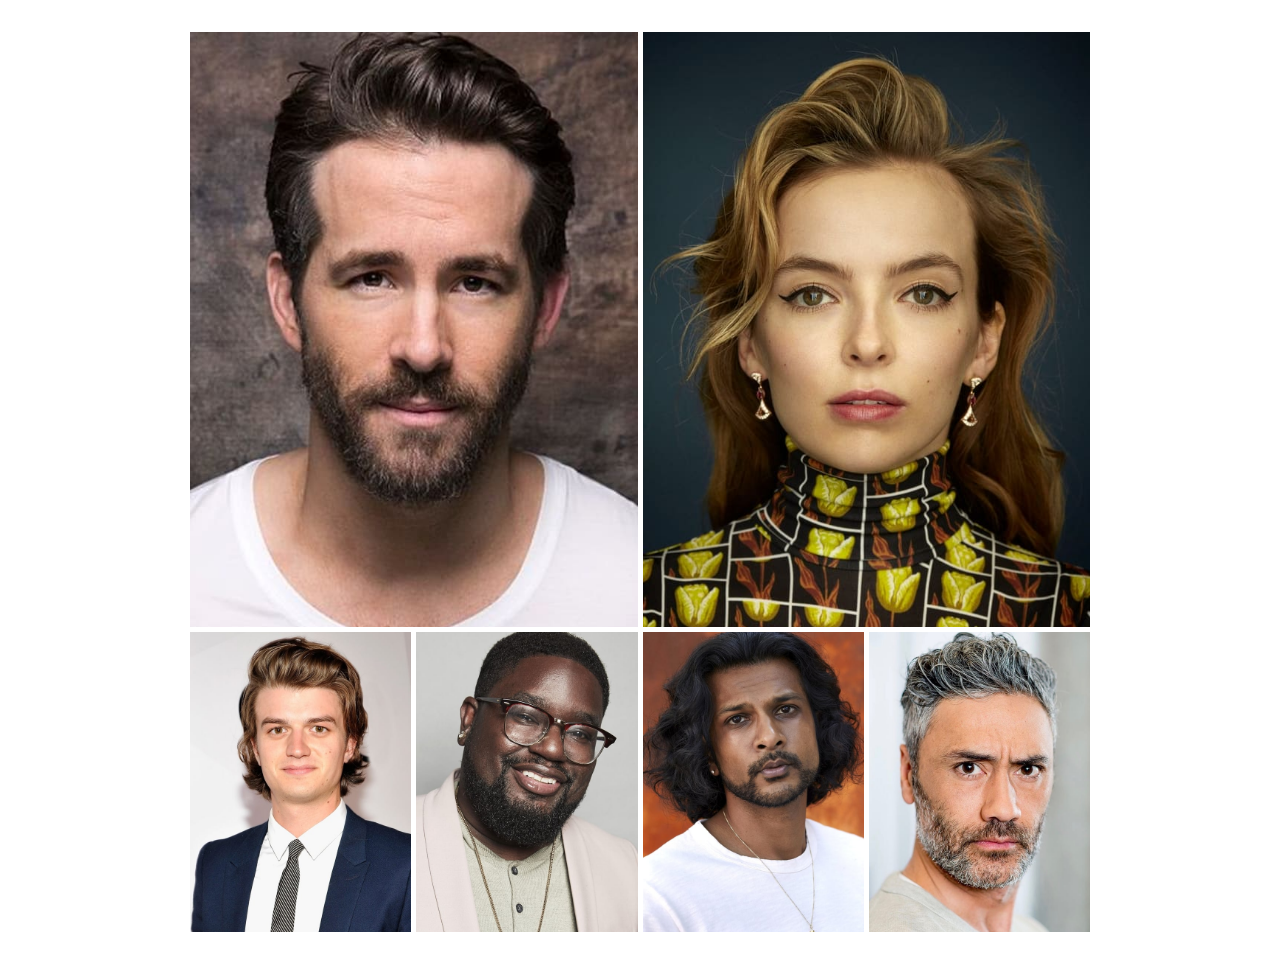
<file: actorsgallery.html>
<!DOCTYPE html>
<html lang="en">
<head>
    <meta charset="UTF-8">
    <meta name="viewport" content="width=device-width, initial-scale=1.0">
    <link rel="stylesheet" href="css/gallery.css">
    <title>Free Guy Actors Gallery</title>
</head>
<body>
   
    <div class="container">

        <div class="ryan">
            <div class="img">
                <img src="images/ryan.jpg" alt="">
            </div>
        </div>

        <div class="jodie">
            <div class="img">
                <img src="images/jodie.jpg" alt="">
            </div>
        </div>

        <div class="joe">
            <div class="img">
                <img src="images/joe.jpg" alt="">
            </div>
        </div>

        <div class="lilrel">
            <div class="img">
                <img src="images/lilrel.jpg" alt="">
            </div>
        </div>

        <div class="utkarsh">
            <div class="img">
                <img src="images/utkarsh.jpg" alt="">
            </div>
        </div>

        <div class="taika">
            <div class="img">
                <img src="images/taika.jpg" alt="">
            </div>
        </div>


    </div>

</body>
</html>
</file>
<file: css/gallery.css>
* {
    margin: 0;
    padding: 0;
    box-sizing: border-box;
    /*border: 1px solid red;*/
}
 
.container {
    width: 900px;
    height: 900px;
    margin: 2rem auto;
    display: grid;
    grid-template-columns: repeat(4, 1fr);
    grid-template-rows: 595px 300px;
    gap: 5px;
   
}

.container > div {
    width: 100%;
    height: 100%;
  
}

.img {
    width: 100%;
    height: 100%;
}

.img img {
    width: 100%;
    height: 100%;
    object-fit: cover;
}

.ryan {
    grid-column: 1/3;
    grid-row: 1/2;
}

.jodie {
    grid-column: 3/5;
    grid-row: 1/2;
}

@media (max-width:568px) {
    body {
        background-color: #000 ;
    }
    .container {
        width: auto;
        grid-template-columns: repeat(1, auto);
        grid-template-rows: repeat(6, 1fr);
        grid-template-areas:
        "ryan"
        "joddie"
        "joe"
        "lilrel"
        "utkarsh"
        "taika"
        ;
    }

    .ryan {
        griutkarshd-area: ryan;
    }

    .joddie {
        grid-area: joddie;
    }

    .joe {
        grid-area: joe;
    }

    .lilrel {
        grid-area: lilrel;
    }

    .utkarsh {
        grid-area: utkarsh;
    }

    .taika {
        grid-area: taika;
    }
}
</file>
